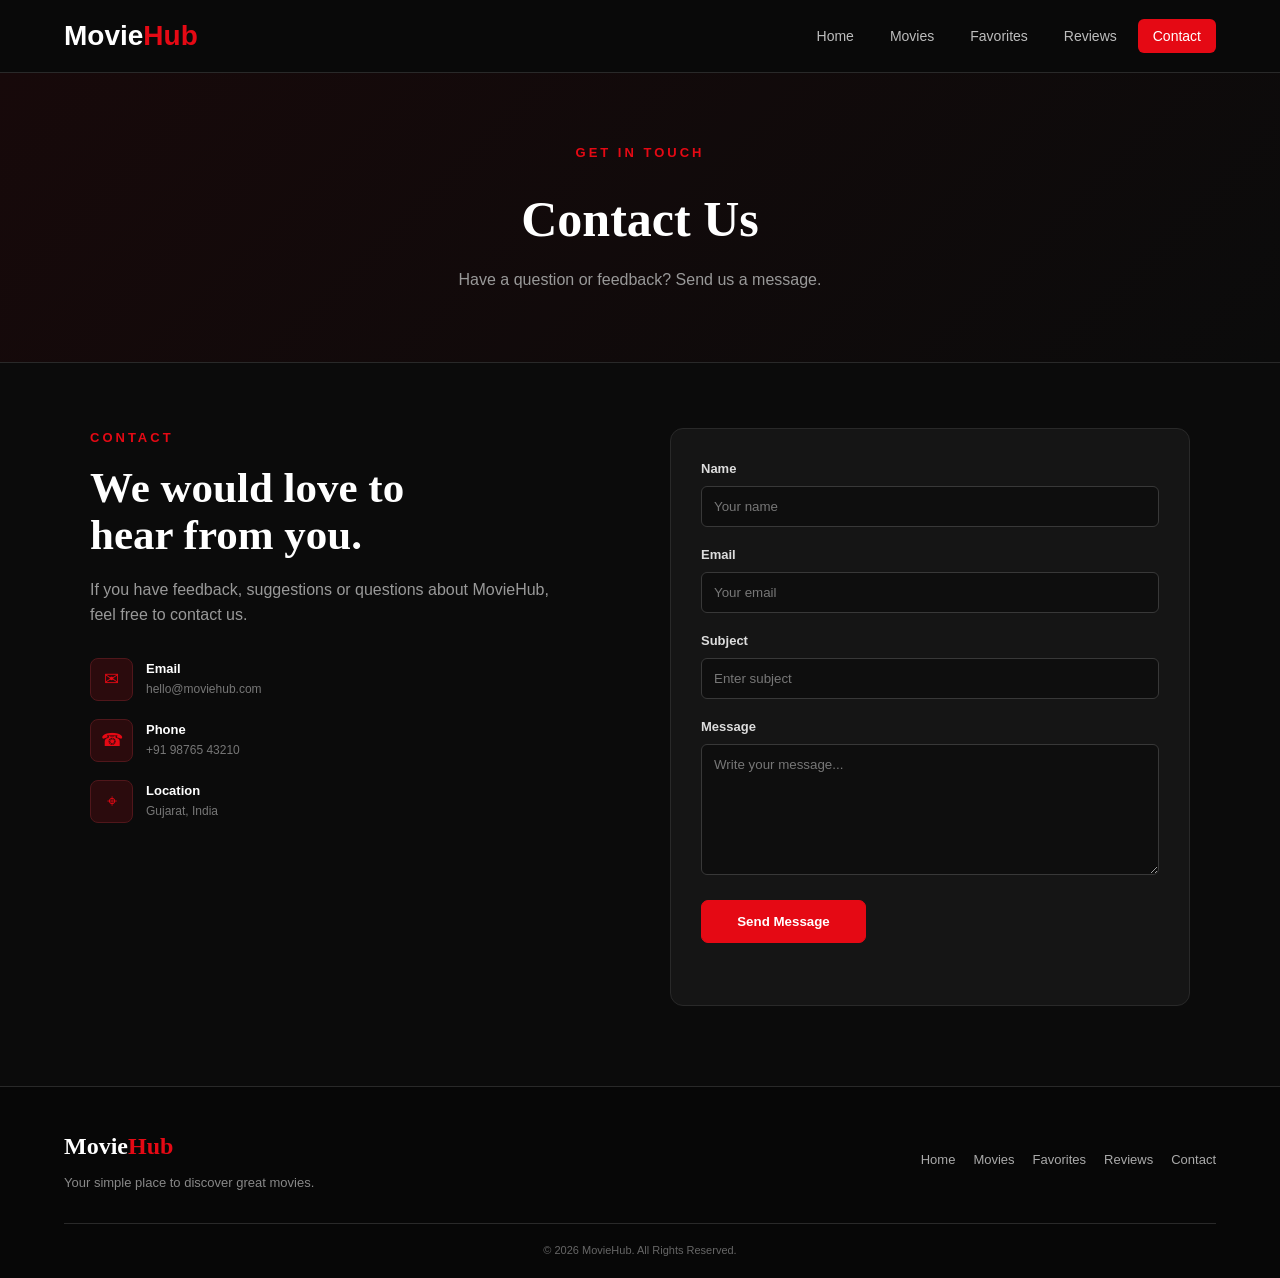
<file: contact.html>
<!DOCTYPE html>
<html lang="en">
<head>
    <meta charset="UTF-8">
    <meta name="viewport" content="width=device-width, initial-scale=1.0">
    <title>MovieHub - Contact</title>
    <link rel="stylesheet" href="style.css">
</head>
<body>

<header>
    <nav class="navbar">
        <div class="logo">
            <a href="index.html">Movie<span>Hub</span></a>
        </div>

        <ul class="nav-links">
            <li><a href="index.html">Home</a></li>
            <li><a href="movies.html">Movies</a></li>
            <li><a href="favorites.html">Favorites</a></li>
            <li><a href="reviews.html">Reviews</a></li>
            <li><a class="active" href="contact.html">Contact</a></li>
        </ul>
    </nav>
</header>

<main>

<section class="page-banner">
    <p class="small-title">GET IN TOUCH</p>
    <h1>Contact Us</h1>
    <p>Have a question or feedback? Send us a message.</p>
</section>

<section class="contact-section">

    <div class="contact-info">

        <p class="small-title">CONTACT</p>
        <h2>We would love to<br>hear from you.</h2>

        <p>
            If you have feedback, suggestions or questions about MovieHub,
            feel free to contact us.
        </p>

        <div class="contact-item">
            <div class="contact-icon">✉</div>
            <div>
                <h3>Email</h3>
                <p>hello@moviehub.com</p>
            </div>
        </div>

        <div class="contact-item">
            <div class="contact-icon">☎</div>
            <div>
                <h3>Phone</h3>
                <p>+91 98765 43210</p>
            </div>
        </div>

        <div class="contact-item">
            <div class="contact-icon">⌖</div>
            <div>
                <h3>Location</h3>
                <p>Gujarat, India</p>
            </div>
        </div>

    </div>

    <div class="contact-form">

        <form id="contactForm">

            <div class="form-group">
                <label for="contactName">Name</label>
                <input type="text" id="contactName" placeholder="Your name">
            </div>

            <div class="form-group">
                <label for="contactEmail">Email</label>
                <input type="email" id="contactEmail" placeholder="Your email">
            </div>

            <div class="form-group">
                <label for="subject">Subject</label>
                <input type="text" id="subject" placeholder="Enter subject">
            </div>

            <div class="form-group">
                <label for="message">Message</label>
                <textarea id="message" rows="7" placeholder="Write your message..."></textarea>
            </div>

            <button type="submit" class="btn primary-btn">Send Message</button>
            <p id="contactMessage" class="form-message"></p>

        </form>

    </div>

</section>

</main>

<footer>
    <div class="footer-content">
        <div>
            <h2>Movie<span>Hub</span></h2>
            <p>Your simple place to discover great movies.</p>
        </div>

        <div class="footer-links">
            <a href="index.html">Home</a>
            <a href="movies.html">Movies</a>
            <a href="favorites.html">Favorites</a>
            <a href="reviews.html">Reviews</a>
            <a href="contact.html">Contact</a>
        </div>
    </div>

    <p class="copyright">© 2026 MovieHub. All Rights Reserved.</p>
</footer>

    <script src="script.js"></script>
</body>
</html>
</file>
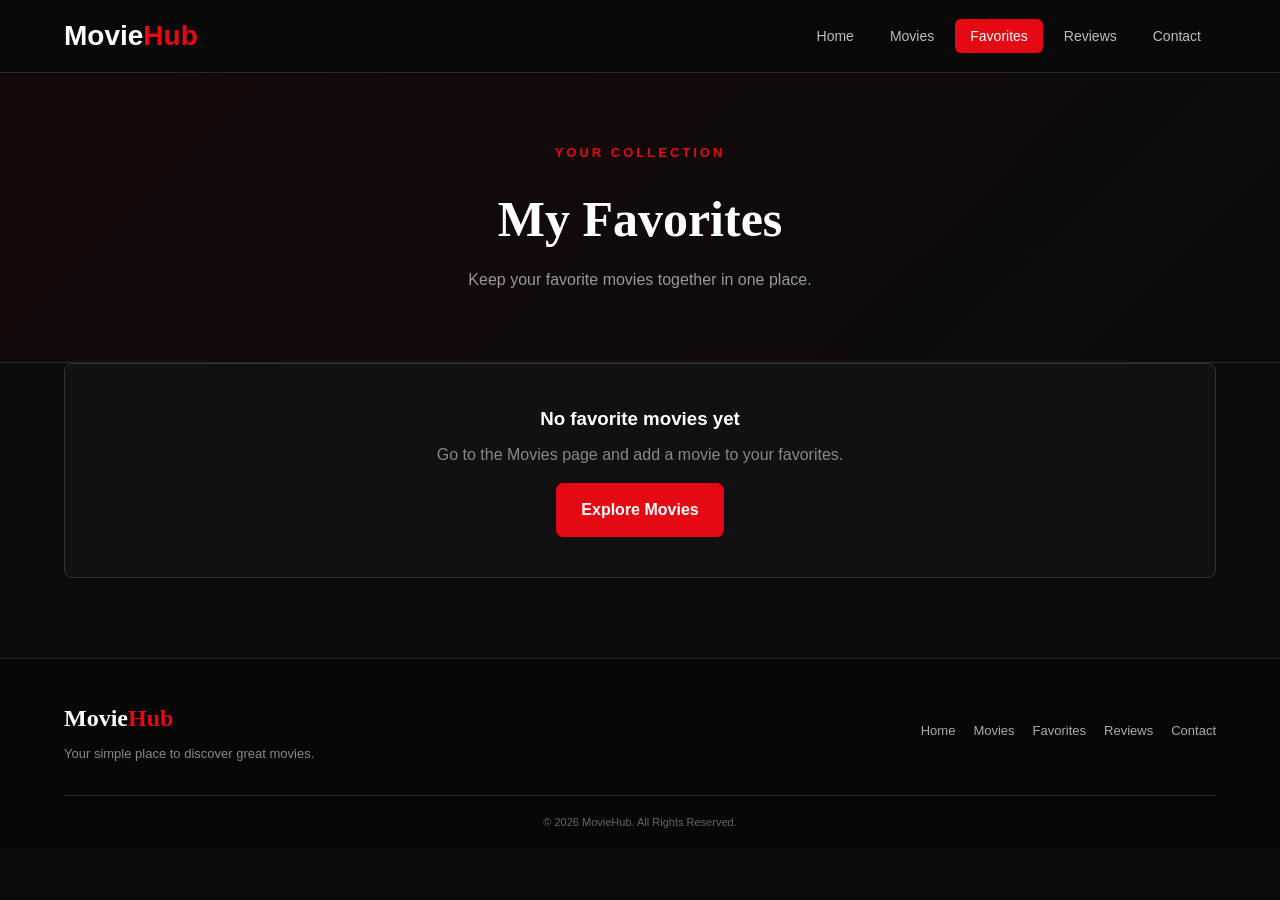
<file: favorites.html>
<!DOCTYPE html>
<html lang="en">
<head>
    <meta charset="UTF-8">
    <meta name="viewport" content="width=device-width, initial-scale=1.0">
    <title>MovieHub - Favorites</title>
    <link rel="stylesheet" href="style.css">
</head>
<body>

<header>
    <nav class="navbar">
        <div class="logo">
            <a href="index.html">Movie<span>Hub</span></a>
        </div>
        <ul class="nav-links">
            <li><a href="index.html">Home</a></li>
            <li><a href="movies.html">Movies</a></li>
            <li><a class="active" href="favorites.html">Favorites</a></li>
            <li><a href="reviews.html">Reviews</a></li>
            <li><a href="contact.html">Contact</a></li>
        </ul>
    </nav>
</header>

<main>
    <section class="page-banner">
        <p class="small-title">YOUR COLLECTION</p>
        <h1>My Favorites</h1>
        <p>Keep your favorite movies together in one place.</p>
    </section>

    <section class="section">
        <div class="movie-grid" id="favoriteList"></div>
    </section>
</main>

<footer>
    <div class="footer-content">
        <div>
            <h2>Movie<span>Hub</span></h2>
            <p>Your simple place to discover great movies.</p>
        </div>

        <div class="footer-links">
            <a href="index.html">Home</a>
            <a href="movies.html">Movies</a>
            <a href="favorites.html">Favorites</a>
            <a href="reviews.html">Reviews</a>
            <a href="contact.html">Contact</a>
        </div>
    </div>

    <p class="copyright">© 2026 MovieHub. All Rights Reserved.</p>
</footer>

<script src="script.js"></script>
</body>
</html>
</file>
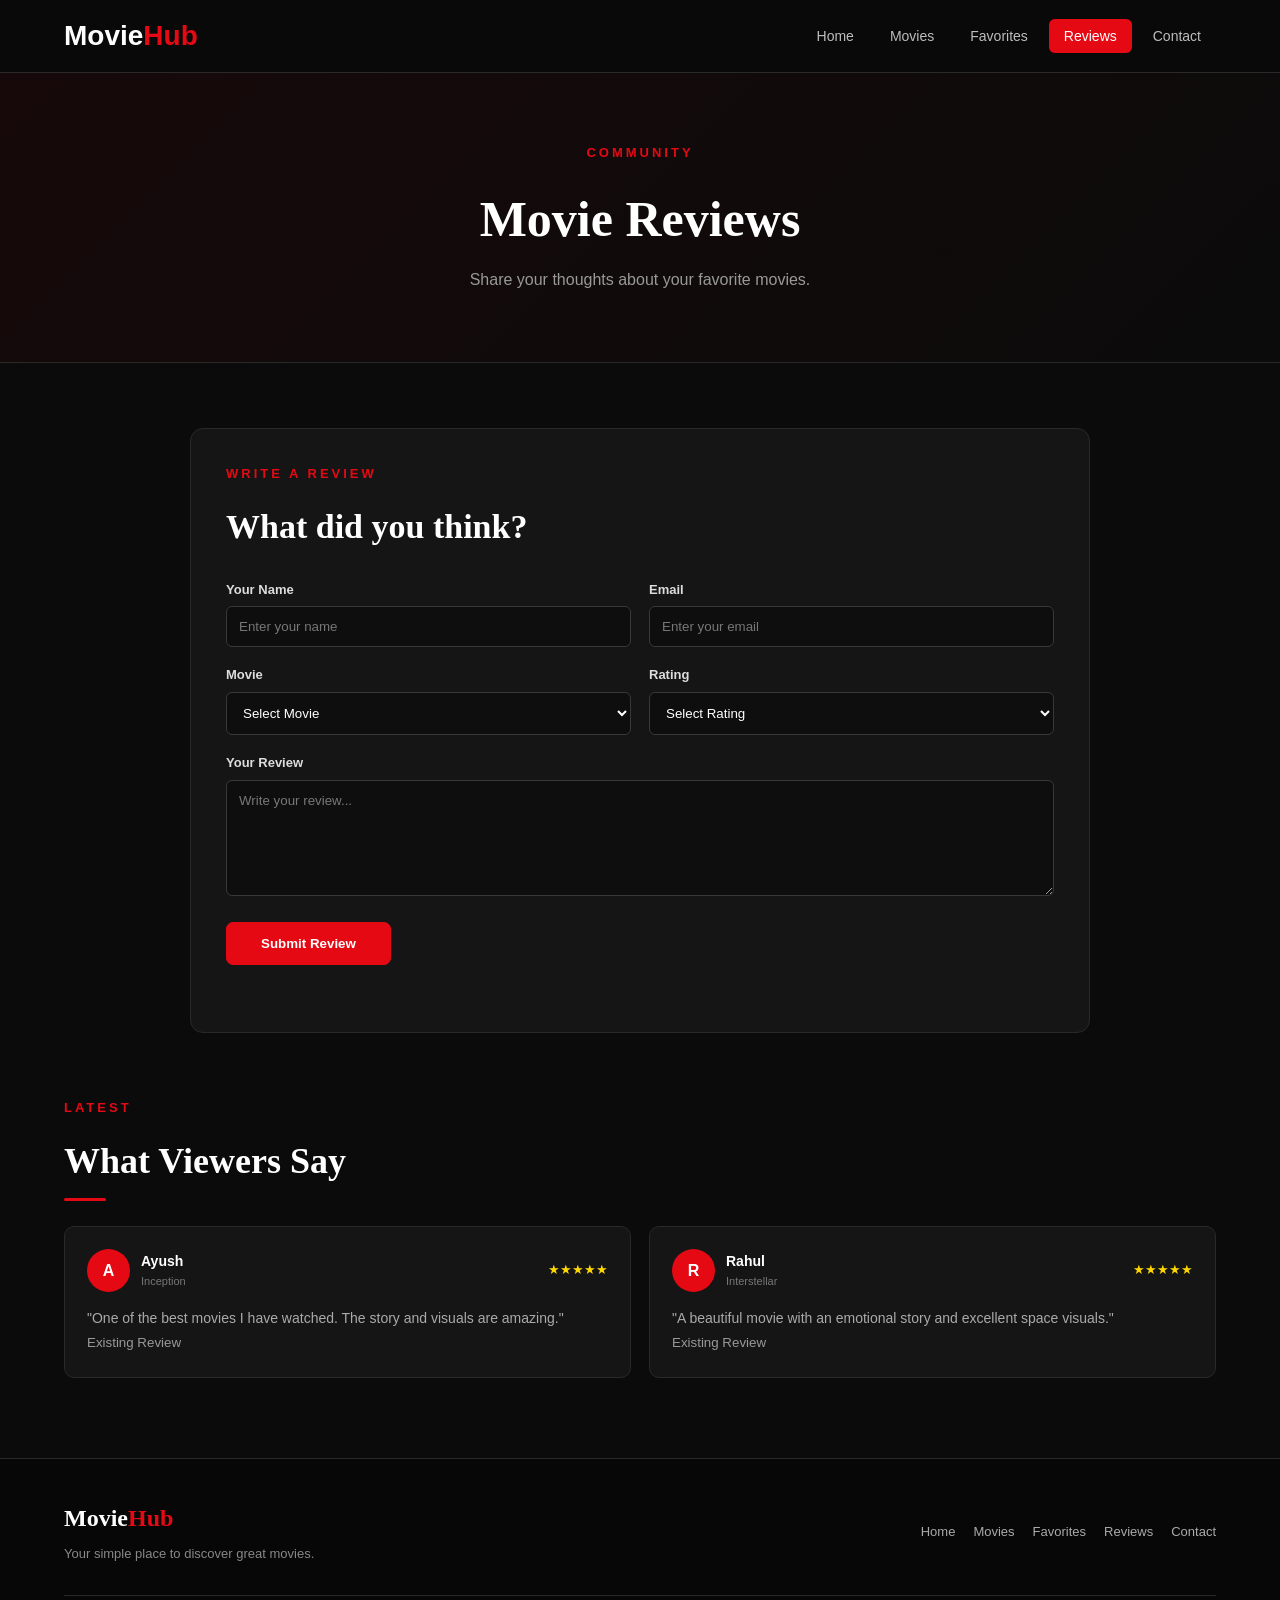
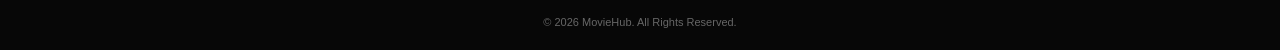
<file: reviews.html>
<!DOCTYPE html>
<html lang="en">
<head>
    <meta charset="UTF-8">
    <meta name="viewport" content="width=device-width, initial-scale=1.0">
    <title>MovieHub - Reviews</title>
    <link rel="stylesheet" href="style.css">
</head>
<body>

<header>
    <nav class="navbar">
        <div class="logo">
            <a href="index.html">Movie<span>Hub</span></a>
        </div>

        <ul class="nav-links">
            <li><a href="index.html">Home</a></li>
            <li><a href="movies.html">Movies</a></li>
            <li><a href="favorites.html">Favorites</a></li>
            <li><a class="active" href="reviews.html">Reviews</a></li>
            <li><a href="contact.html">Contact</a></li>
        </ul>
    </nav>
</header>

<main>
    <section class="page-banner">
        <p class="small-title">COMMUNITY</p>
        <h1>Movie Reviews</h1>
        <p>Share your thoughts about your favorite movies.</p>
    </section>

    <section class="form-section">
        <div class="form-container">
            <div class="form-heading">
                <p class="small-title">WRITE A REVIEW</p>
                <h2>What did you think?</h2>
            </div>

            <form id="reviewForm">
                <div class="form-row">
                    <div class="form-group">
                        <label for="userName">Your Name</label>
                        <input type="text" id="userName" placeholder="Enter your name">
                    </div>
                    <div class="form-group">
                        <label for="email">Email</label>
                        <input type="email" id="email" placeholder="Enter your email">
                    </div>
                </div>

                <div class="form-row">
                    <div class="form-group">
                        <label for="movieName">Movie</label>
                        <select id="movieName">
                            <option value="">Select Movie</option>
                        </select>
                    </div>
                    <div class="form-group">
                        <label for="rating">Rating</label>
                        <select id="rating">
                            <option value="">Select Rating</option>
                            <option value="1">1 - Poor</option>
                            <option value="2">2 - Average</option>
                            <option value="3">3 - Good</option>
                            <option value="4">4 - Very Good</option>
                            <option value="5">5 - Excellent</option>
                        </select>
                    </div>
                </div>

                <div class="form-group">
                    <label for="review">Your Review</label>
                    <textarea id="review" rows="6" placeholder="Write your review..."></textarea>
                </div>

                <button type="submit" class="btn primary-btn">Submit Review</button>
                <p id="reviewMessage" class="form-message"></p>
            </form>
        </div>
    </section>

    <section class="reviews-section">
        <div class="section-heading">
            <div>
                <p class="small-title">LATEST</p>
                <h2>What Viewers Say</h2>
            </div>
        </div>
        <div class="review-grid" id="reviewList"></div>
    </section>
</main>

<footer>
    <div class="footer-content">
        <div>
            <h2>Movie<span>Hub</span></h2>
            <p>Your simple place to discover great movies.</p>
        </div>

        <div class="footer-links">
            <a href="index.html">Home</a>
            <a href="movies.html">Movies</a>
            <a href="favorites.html">Favorites</a>
            <a href="reviews.html">Reviews</a>
            <a href="contact.html">Contact</a>
        </div>
    </div>

    <p class="copyright">© 2026 MovieHub. All Rights Reserved.</p>
</footer>

<script src="script.js"></script>
</body>
</html>
</file>
<file: style.css>
* {
    box-sizing: border-box;
    margin: 0;
    padding: 0;
}

html {
    scroll-behavior: smooth;
}

body {
    font-family: Arial, Helvetica, sans-serif;
    background: #0b0b0b;
    color: #ffffff;
    line-height: 1.6;
}

a {
    text-decoration: none;
    color: inherit;
}

img {
    width: 100%;
    display: block;
}

button,
input,
select,
textarea {
    font-family: inherit;
}

/* ==================== NAVBAR ==================== */

header {
    background: #090909;
    border-bottom: 1px solid #292929;
    position: sticky;
    top: 0;
    z-index: 1000;
}

.navbar {
    width: 90%;
    max-width: 1250px;
    min-height: 72px;
    margin: auto;

    display: flex;
    align-items: center;
    justify-content: space-between;
    gap: 25px;
}

.logo a {
    font-size: 28px;
    font-weight: bold;
    color: white;
}

.logo span {
    color: #e50914;
}

.nav-links {
    display: flex;
    align-items: center;
    gap: 6px;
    list-style: none;
}

.nav-links a {
    color: #bdbdbd;
    padding: 9px 15px;
    border-radius: 6px;
    font-size: 14px;
    transition: 0.25s;
}

.nav-links a:hover,
.nav-links a.active {
    background: #e50914;
    color: white;
}

/* ==================== HERO ==================== */

.hero {
    width: 90%;
    max-width: 1250px;
    min-height: 570px;

    margin: 35px auto 80px;
    padding: 65px;

    display: flex;
    align-items: center;
    justify-content: space-between;
    gap: 50px;

    border: 1px solid #292929;
    border-radius: 18px;

.hero {
    background:
        linear-gradient(
            90deg,
            #050505 0%,
            rgba(5, 5, 5, 0.95) 35%,
            rgba(20, 5, 7, 0.75) 65%,
            rgba(229, 9, 20, 0.20) 100%
        ),
        url("https://images.unsplash.com/photo-1489599849927-2ee91cede3ba?auto=format&fit=crop&w=1500&q=80");

    background-size: cover;
    background-position: center;
}
    overflow: hidden;
}

.hero::before {
    content: "";
    position: absolute;

    width: 360px;
    height: 360px;

    left: -130px;
    bottom: -180px;

    background: rgba(229, 9, 20, 0.16);
    border-radius: 50%;

    filter: blur(100px);
}

.hero-content {
    width: 58%;
    position: relative;
    z-index: 2;
}

.small-title {
    color: #e50914;
    font-size: 13px;
    font-weight: bold;
    letter-spacing: 3px;
    margin-bottom: 15px;
}

.hero h1 {
    max-width: 760px;

    font-family: Georgia, serif;
    font-size: clamp(52px, 6vw, 88px);
    line-height: 0.98;

    letter-spacing: -2px;
    margin-bottom: 25px;
}

.hero-poster {
    width: 38%;
    transform: rotate(2deg);
}

.hero-poster img {
    height: 430px;
    object-fit: cover;
    border-radius: 12px;
    border: 1px solid #444;
    box-shadow: 0 20px 50px rgba(0, 0, 0, 0.8);
}

.hero h1 span {
    color: #e50914;
}

.hero-content > p:not(.small-title) {
    max-width: 580px;

    color: #bdbdbd;
    font-size: 17px;
    line-height: 1.7;

    margin-bottom: 30px;
}

.hero-buttons {
    display: flex;
    gap: 14px;
    flex-wrap: wrap;
}

.btn {
    display: inline-flex;
    align-items: center;
    justify-content: center;

    min-width: 165px;
    padding: 13px 24px;

    border-radius: 7px;
    border: none;

    cursor: pointer;

    font-weight: bold;
    transition: 0.3s;
}

.primary-btn {
    background: #e50914;
    color: white;
    border: 1px solid #e50914;
}

.primary-btn:hover {
    background: #b20710;
    border-color: #b20710;

    transform: translateY(-3px);

    box-shadow: 0 10px 25px rgba(229, 9, 20, 0.25);
}

.light-btn {
    background: rgba(255, 255, 255, 0.06);
    color: white;

    border: 1px solid #444;
}

.light-btn:hover {
    background: white;
    color: #111;
    border-color: white;

    transform: translateY(-3px);
}

.hero-poster {
    width: 43%;

    position: relative;
    z-index: 2;

    display: flex;
    justify-content: center;
}

.hero-poster img {
    width: 100%;
    max-width: 520px;
    height: 400px;

    object-fit: cover;

    border-radius: 14px;
    border: 1px solid #3a3a3a;

    transform: rotate(2deg);

    box-shadow:
        0 25px 50px rgba(0, 0, 0, 0.7),
        0 0 50px rgba(229, 9, 20, 0.08);

    transition: 0.4s;
}

.hero-poster img:hover {
    transform: rotate(0deg) scale(1.02);
}

/* ==================== SECTIONS ==================== */

.section,
.genre-section,
.reviews-section {
    width: 90%;
    max-width: 1250px;
    margin: 0 auto 80px;
}

.section-heading {
    display: flex;
    align-items: flex-end;
    justify-content: space-between;
    margin-bottom: 25px;
}

.section-heading h2,
.trailer-section h2 {
    font-family: Georgia, serif;
    font-size: 36px;
}

.section-heading h2::after,
.trailer-section h2::after {
    content: "";
    display: block;
    width: 42px;
    height: 3px;
    background: #e50914;
    margin-top: 7px;
    border-radius: 5px;
}

.view-link {
    color: #e50914;
    font-size: 14px;
    font-weight: bold;
}

.view-link:hover {
    color: #ff3540;
}

/* ==================== MOVIE GRID ==================== */

.movie-grid {
    display: grid;
    grid-template-columns: repeat(3, 1fr);
    gap: 22px;
}

.movie-card {
    position: relative;
    background: #151515;
    border: 1px solid #292929;
    border-radius: 11px;
    overflow: hidden;
    transition: 0.3s;
}

.movie-card:hover {
    transform: translateY(-6px);
    border-color: #e50914;
    box-shadow: 0 15px 35px rgba(0, 0, 0, 0.55);
}

.movie-card::before {
    content: "";
    position: absolute;
    top: 0;
    left: 0;
    width: 0;
    height: 3px;
    background: #e50914;
    transition: 0.3s;
    z-index: 2;
}

.movie-card:hover::before {
    width: 100%;
}

.movie-card > img {
    height: 330px;
    object-fit: cover;
    transition: 0.35s;
}

.movie-card:hover > img {
    transform: scale(1.03);
}

.movie-info {
    padding: 18px;
}

.genre {
    display: inline-block;

    padding: 4px 9px;

    color: #ff555e;
    background: #2a0d0f;

    border: 1px solid #52191d;
    border-radius: 20px;

    font-size: 10px;
    font-weight: bold;
    text-transform: uppercase;
}

.rating {
    float: right;
    color: #ffd700;
    font-size: 13px;
    font-weight: bold;
}

.movie-info h3 {
    clear: both;

    font-family: Georgia, serif;
    font-size: 23px;

    margin-top: 13px;
    margin-bottom: 3px;
}

.movie-info p {
    color: #999;
    font-size: 13px;
}

.description {
    margin-top: 8px;
    margin-bottom: 10px;
}

/* ==================== VIEW BUTTON ==================== */

.card-btn {

    padding: 8px 14px;

    background: transparent;

    color: #ddd;

    border: 1px solid #444;

    border-radius: 6px;

    font-size: 12px;

    font-weight: 600;

    text-decoration: none;

    cursor: pointer;
    margin-right: 5px;
    transition: 0.25s;

}

.card-btn:hover {

    background: #e50914;

    border-color: #e50914;

    color: #fff;

}

/* ==================== BROWSE BY GENRE ==================== */

.genre-grid {
    display: flex;
    gap: 12px;

    margin-top: 20px;

    overflow-x: auto;

    padding-bottom: 8px;
}

.genre-card {
    min-width: 135px;
    height: 55px;

    display: flex;
    align-items: center;
    justify-content: center;

    padding: 0 18px;

    background: #151515;

    border: 1px solid #2d2d2d;
    border-radius: 8px;

    color: white;

    font-size: 15px;
    font-weight: 600;

    white-space: nowrap;

    transition: 0.25s;
}

.genre-card:hover {
    background: #e50914;
    border-color: #e50914;
    transform: translateY(-3px);
}

/* Scrollbar */

.genre-grid::-webkit-scrollbar {
    height: 5px;
}

.genre-grid::-webkit-scrollbar-track {
    background: #111;
}

.genre-grid::-webkit-scrollbar-thumb {
    background: #e50914;
    border-radius: 10px;
}

/* Old genre style support */

.genre-box {
    padding: 25px 20px;
    text-align: center;

    background: #151515;
    border: 1px solid #292929;
    border-radius: 10px;

    transition: 0.25s;
}

.genre-box:hover {
    border-color: #e50914;
    transform: translateY(-4px);
}

.genre-icon {
    font-size: 30px;
    margin-bottom: 8px;
}

.genre-box h3 {
    font-family: Georgia, serif;
    font-size: 20px;
}

.genre-box p {
    color: #888;
    font-size: 13px;
}

/* ==================== PAGE BANNER ==================== */

.page-banner {
    padding: 70px 20px;

    text-align: center;

    background:
        linear-gradient(
            135deg,
            #17090a,
            #0b0b0b
        );

    border-bottom: 1px solid #292929;
}

.page-banner h1 {
    font-family: Georgia, serif;
    font-size: 50px;
    margin-bottom: 8px;
}

.page-banner > p:last-child {
    color: #999;
}

/* ==================== FILTER ==================== */

.filter-box {
    display: grid;

    grid-template-columns: 2fr 1fr 1fr 1fr 1fr;

    gap: 10px;

    padding: 16px;
    margin-bottom: 28px;

    background: #151515;

    border: 1px solid #292929;
    border-radius: 10px;
}

.search-box {
    display: flex;
}

.filter-box input,
.filter-box select {
    width: 100%;
    height: 44px;

    padding: 0 12px;

    background: #0f0f0f;
    color: white;

    border: 1px solid #383838;
    border-radius: 6px;

    outline: none;
}

.filter-box input:focus,
.filter-box select:focus {
    border-color: #e50914;
}

.filter-box input::placeholder {
    color: #777;
}

.search-box input {
    border-radius: 6px 0 0 6px;
}

.search-btn {
    padding: 0 16px;

    border: none;
    border-radius: 0 6px 6px 0;

    background: #e50914;
    color: white;

    cursor: pointer;
}

.search-btn:hover {
    background: #b20710;
}

/* ==================== DETAILS ==================== */

.details-section {
    width: 90%;
    max-width: 1150px;

    margin: 70px auto;

    display: grid;
    grid-template-columns: 360px 1fr;

    gap: 55px;

    align-items: center;
}

.details-poster img {
    height: 540px;

    object-fit: cover;

    border-radius: 13px;
    border: 1px solid #333;

    box-shadow: 0 20px 45px rgba(0, 0, 0, 0.7);
}

.details-content h1 {
    font-family: Georgia, serif;
    font-size: 55px;
    line-height: 1.1;
    margin: 10px 0 18px;
}

.movie-rating {
    display: flex;
    gap: 10px;
    flex-wrap: wrap;

    margin-bottom: 22px;
}

.movie-rating span {
    padding: 6px 11px;

    background: #241011;
    color: #ff5962;

    border: 1px solid #4c1b1f;
    border-radius: 20px;

    font-size: 12px;
}

.details-description {
    max-width: 650px;

    color: #aaa;

    font-size: 15px;

    margin-bottom: 25px;
}

.movie-data {
    display: grid;
    grid-template-columns: 1fr 1fr;

    gap: 15px;

    margin-bottom: 25px;
}

.movie-data strong {
    color: white;
    font-size: 13px;
}

.movie-data p {
    color: #888;
    font-size: 13px;
}

.details-buttons {
    display: flex;
    gap: 10px;
    flex-wrap: wrap;
}

/* ==================== TRAILER ==================== */

.trailer-section {
    width: 90%;
    max-width: 1150px;

    margin: 0 auto 80px;
}

.trailer-box {
    height: 380px;

    margin-top: 22px;

    border: 1px solid #333;
    border-radius: 13px;

    background:
        linear-gradient(
            rgba(0, 0, 0, 0.72),
            rgba(0, 0, 0, 0.72)
        ),
        url("https://images.unsplash.com/photo-1489599849927-2ee91cede3ba?auto=format&fit=crop&w=1200&q=80");

    background-size: cover;
    background-position: center;

    display: flex;
    align-items: center;
    justify-content: center;

    flex-direction: column;

    text-align: center;
}

.play-button {
    width: 65px;
    height: 65px;

    display: flex;
    align-items: center;
    justify-content: center;

    margin-bottom: 15px;

    background: #e50914;

    border-radius: 50%;

    font-size: 22px;

    transition: 0.25s;
}

.play-button:hover {
    background: #b20710;
    transform: scale(1.08);
}

/* ==================== FORMS ==================== */

.form-section {
    width: 90%;
    max-width: 900px;

    margin: 65px auto;
}

.form-container {
    padding: 35px;

    background: #151515;

    border: 1px solid #292929;
    border-radius: 13px;
}

.form-heading h2 {
    font-family: Georgia, serif;
    font-size: 34px;

    margin-bottom: 25px;
}

.form-row {
    display: grid;
    grid-template-columns: 1fr 1fr;
    gap: 18px;
}

.form-group {
    margin-bottom: 18px;
}

.form-group label {
    display: block;

    margin-bottom: 6px;

    color: #ddd;

    font-size: 13px;
    font-weight: bold;
}

.form-group input,
.form-group select,
.form-group textarea {
    width: 100%;

    padding: 12px;

    background: #0e0e0e;

    border: 1px solid #383838;
    border-radius: 6px;

    color: white;

    outline: none;
}

.form-group input:focus,
.form-group select:focus,
.form-group textarea:focus {
    border-color: #e50914;
}

.form-group input::placeholder,
.form-group textarea::placeholder {
    color: #777;
}

.form-group textarea {
    resize: vertical;
}

/* ==================== REVIEWS ==================== */

.review-grid {
    display: grid;

    grid-template-columns: 1fr 1fr;

    gap: 18px;
}

.review-card {
    padding: 22px;

    background: #151515;

    border: 1px solid #292929;
    border-radius: 10px;

    transition: 0.25s;
}

.review-card:hover {
    border-color: #444;
    transform: translateY(-3px);
}

.review-top {
    display: flex;
    align-items: center;

    gap: 11px;

    margin-bottom: 15px;
}

.user-circle {
    width: 43px;
    height: 43px;

    display: flex;
    align-items: center;
    justify-content: center;

    background: #e50914;
    color: white;

    border-radius: 50%;

    font-weight: bold;
}

.review-top h3 {
    font-size: 14px;
}

.review-top p {
    color: #777;
    font-size: 11px;
}

.review-rating {
    margin-left: auto;
    color: #ffd700;
    font-size: 13px;
}

.review-card > p {
    color: #aaa;
    font-size: 14px;
}

/* ==================== FAVORITES ==================== */

.favorite-btn {
    padding: 8px 14px;
    background: transparent;
    color: #ddd;
    border: 1px solid #444;
    border-radius: 6px;
    font-size: 12px;
    font-weight: 600;
    cursor: pointer;
    transition: 0.25s;
}

.favorite-btn:hover {
    background: #e50914;
    border-color: #e50914;
    color: #fff;
}

.favorite-btn.favorite-added {
    background: #e50914;
    border-color: #e50914;
    color: #fff;
}

.favorite-btn.favorite-added:hover {
    background: #b20710;
    border-color: #b20710;
}

/* ==================== CONTACT ==================== */

.contact-section {
    width: 90%;
    max-width: 1100px;

    margin: 65px auto 80px;

    display: grid;
    grid-template-columns: 1fr 1fr;

    gap: 60px;
}

.contact-info h2 {
    font-family: Georgia, serif;

    font-size: 43px;
    line-height: 1.1;

    margin-bottom: 18px;
}

.contact-info > p:not(.small-title) {
    max-width: 470px;

    color: #999;

    margin-bottom: 30px;
}

.contact-item {
    display: flex;
    align-items: center;

    gap: 13px;

    margin-bottom: 18px;
}

.contact-icon {
    width: 43px;
    height: 43px;

    display: flex;
    align-items: center;
    justify-content: center;

    background: #2b0b0d;

    border: 1px solid #50171b;
    border-radius: 8px;

    color: #e50914;

    font-size: 18px;
}

.contact-item h3 {
    font-size: 13px;
}

.contact-item p {
    color: #777;
    font-size: 12px;
}

.contact-form {
    padding: 30px;

    background: #151515;

    border: 1px solid #292929;
    border-radius: 13px;
}

/* ==================== FOOTER ==================== */

footer {
    padding: 40px 5% 18px;

    background: #070707;

    border-top: 1px solid #292929;
}

.footer-content {
    max-width: 1250px;

    margin: auto;

    display: flex;
    justify-content: space-between;

    gap: 30px;
}

.footer-content h2 {
    font-family: Georgia, serif;
    margin-bottom: 7px;
}

.footer-content span {
    color: #e50914;
}

.footer-content p {
    color: #888;
    font-size: 13px;
}

.footer-links {
    display: flex;
    align-items: center;

    gap: 18px;

    flex-wrap: wrap;
}

.footer-links a {
    color: #aaa;
    font-size: 13px;

    transition: 0.25s;
}

.footer-links a:hover {
    color: #e50914;
}

.copyright {
    max-width: 1250px;

    margin: 30px auto 0;

    padding-top: 18px;

    border-top: 1px solid #292929;

    text-align: center;

    color: #666;

    font-size: 11px;
}

/* ==================== MESSAGES ==================== */

.no-results {
    grid-column: 1 / -1;

    padding: 40px 20px;

    text-align: center;

    background: #111;

    border: 1px solid #333;
    border-radius: 8px;
}

.no-results h3 {
    margin-bottom: 8px;
}

.no-results p {
    color: #888;
    margin-bottom: 15px;
}

.form-message {
    min-height: 20px;

    margin-top: 12px;

    font-size: 13px;
}

.form-message.error {
    color: #ff4d4d;
}

.form-message.success {
    color: #4caf50;
}

.review-card small {
    color: #999;
}

/* ==================== TABLET ==================== */

@media (max-width: 1000px) {

    .hero {
        padding: 45px;
    }

    .movie-grid {
        grid-template-columns: repeat(2, 1fr);
    }

    .filter-box {
        grid-template-columns: 1fr 1fr;
    }

    .details-section {
        grid-template-columns: 300px 1fr;
        gap: 35px;
    }

    .details-poster img {
        height: 450px;
    }

    .details-content h1 {
        font-size: 45px;
    }
}

/* ==================== MOBILE ==================== */

@media (max-width: 750px) {

    .navbar {
        flex-direction: column;

        padding: 16px 0;

        gap: 12px;
    }

    .nav-links {
        justify-content: center;
        flex-wrap: wrap;
    }

    .nav-links a {
        padding: 7px 10px;
        font-size: 12px;
    }

    .hero {
        width: 94%;

        flex-direction: column;

        padding: 40px 25px;

        text-align: center;
    }

    .hero-content {
        width: 100%;
    }

    .hero-buttons {
        justify-content: center;
    }

    .hero-poster {
        width: 80%;
    }

    .hero-poster img {
        height: 330px;
    }

    .section-heading {
        align-items: flex-start;

        flex-direction: column;

        gap: 8px;
    }

    .movie-grid {
        grid-template-columns: 1fr;
    }

    .filter-box {
        grid-template-columns: 1fr;
    }

    .details-section {
        grid-template-columns: 1fr;
    }

    .details-poster {
        width: 75%;
        margin: auto;
    }

    .details-content {
        text-align: center;
    }

    .details-buttons {
        justify-content: center;
    }

    .movie-data {
        text-align: left;
    }

    .review-grid,
    .contact-section {
        grid-template-columns: 1fr;
    }

    .form-row {
        grid-template-columns: 1fr;
        gap: 0;
    }

    .footer-content {
        flex-direction: column;
    }
}

/* ==================== SMALL MOBILE ==================== */

@media (max-width: 480px) {

    .hero {
        margin-top: 20px;
    }

    .hero h1 {
        font-size: 42px;
    }

    .hero-poster {
        width: 100%;
    }

    .page-banner {
        padding: 55px 15px;
    }

    .page-banner h1 {
        font-size: 38px;
    }

    .genre-grid {
        gap: 9px;
    }

    .genre-card {
        min-width: 115px;
        height: 48px;

        padding: 0 14px;

        font-size: 13px;
    }

    .details-section {
        width: 94%;
    }

    .details-poster {
        width: 100%;
    }

    .details-content h1 {
        font-size: 38px;
    }

    .movie-data {
        grid-template-columns: 1fr;
    }

    .form-container,
    .contact-form {
        padding: 23px 18px;
    }

    .contact-info h2 {
        font-size: 35px;
    }

    .trailer-box {
        height: 280px;
    }

    .footer-links {
        gap: 12px;
    }
}
</file>
